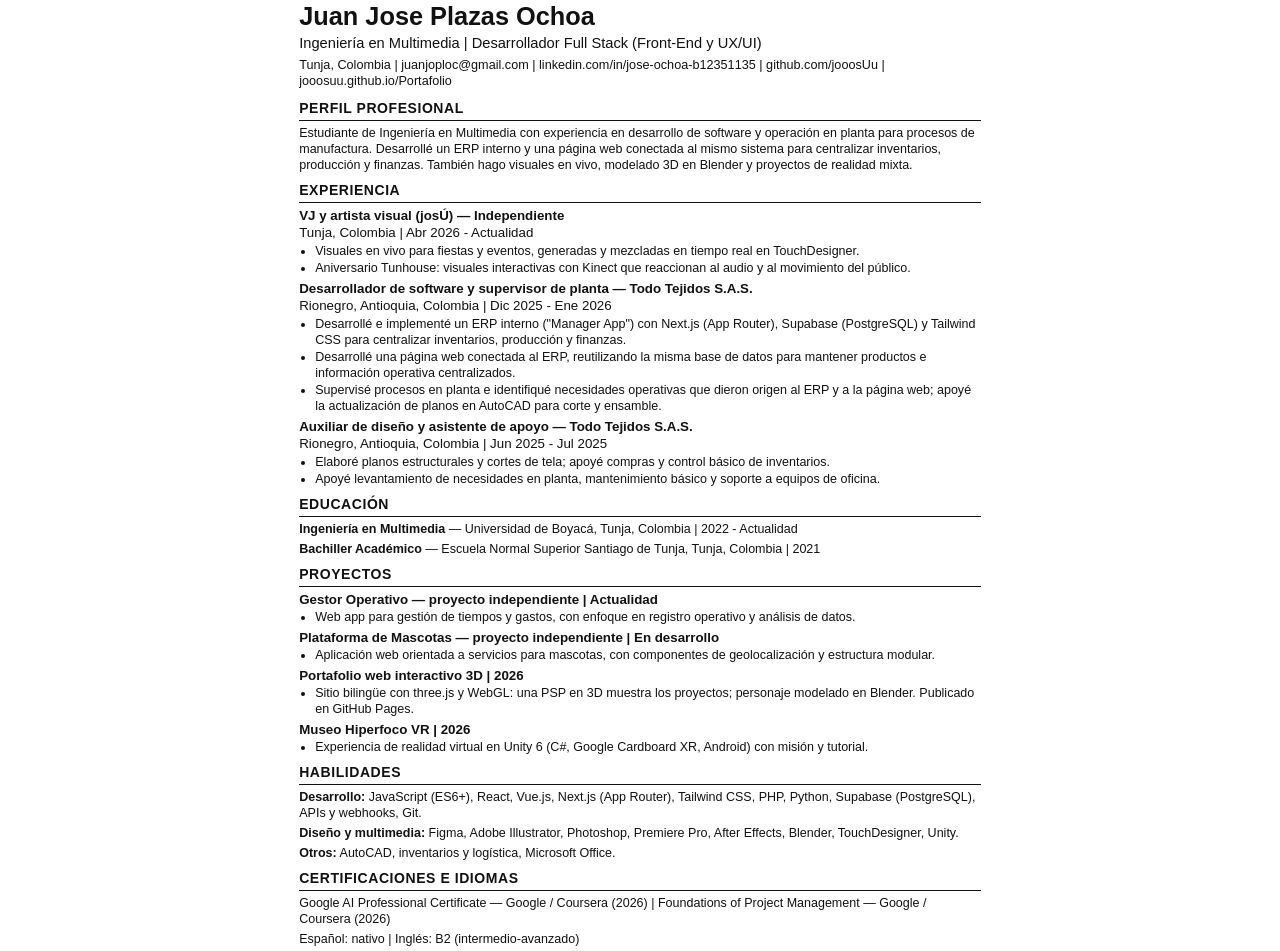
<file: docs/ats/index.html>
<!doctype html>
<html lang="es">
<head>
<meta charset="utf-8" />
<title>Juan Jose Plazas Ochoa — Hoja de vida (ATS)</title>
<meta name="robots" content="noindex" />
<style>
  @page { size: Letter; margin: 0.45in 0.6in; }
  body { font-family: Arial, Helvetica, sans-serif; font-size: 9.4pt; line-height: 1.28; color: #111; margin: 0; }
  .page { max-width: 7.1in; margin: 0 auto; }
  h1 { font-size: 19pt; margin: 0; }
  .role { font-size: 11pt; margin: 2px 0 4px; }
  .contact { font-size: 9.5pt; margin: 0 0 10px; }
  .contact a { color: #111; text-decoration: none; }
  h2 { font-size: 10.5pt; text-transform: uppercase; letter-spacing: .04em; border-bottom: 1px solid #111; padding-bottom: 2px; margin: 9px 0 4px; }
  h3 { font-size: 10pt; margin: 4px 0 0; }
  .meta { font-size: 10pt; margin: 0 0 2px; }
  ul { margin: 1px 0 4px; padding-left: 16px; }
  li { margin: 1px 0; }
  p { margin: 0 0 4px; }
</style>
</head>
<body>
<div class="page">
  <h1>Juan Jose Plazas Ochoa</h1>
  <p class="role">Ingeniería en Multimedia | Desarrollador Full Stack (Front-End y UX/UI)</p>
  <p class="contact">Tunja, Colombia | <a href="mailto:juanjoploc@gmail.com">juanjoploc@gmail.com</a> | <a href="https://www.linkedin.com/in/jose-ochoa-b12351135/">linkedin.com/in/jose-ochoa-b12351135</a> | <a href="https://github.com/jooosUu">github.com/jooosUu</a> | <a href="https://jooosuu.github.io/Portafolio/">jooosuu.github.io/Portafolio</a></p>

  <h2>Perfil profesional</h2>
  <p>Estudiante de Ingeniería en Multimedia con experiencia en desarrollo de software y operación en planta para procesos de manufactura. Desarrollé un ERP interno y una página web conectada al mismo sistema para centralizar inventarios, producción y finanzas. También hago visuales en vivo, modelado 3D en Blender y proyectos de realidad mixta.</p>

  <h2>Experiencia</h2>
  <h3>VJ y artista visual (josÚ) — Independiente</h3>
  <p class="meta">Tunja, Colombia | Abr 2026 - Actualidad</p>
  <ul>
    <li>Visuales en vivo para fiestas y eventos, generadas y mezcladas en tiempo real en TouchDesigner.</li>
    <li>Aniversario Tunhouse: visuales interactivas con Kinect que reaccionan al audio y al movimiento del público.</li>
  </ul>
  <h3>Desarrollador de software y supervisor de planta — Todo Tejidos S.A.S.</h3>
  <p class="meta">Rionegro, Antioquia, Colombia | Dic 2025 - Ene 2026</p>
  <ul>
    <li>Desarrollé e implementé un ERP interno ("Manager App") con Next.js (App Router), Supabase (PostgreSQL) y Tailwind CSS para centralizar inventarios, producción y finanzas.</li>
    <li>Desarrollé una página web conectada al ERP, reutilizando la misma base de datos para mantener productos e información operativa centralizados.</li>
    <li>Supervisé procesos en planta e identifiqué necesidades operativas que dieron origen al ERP y a la página web; apoyé la actualización de planos en AutoCAD para corte y ensamble.</li>
  </ul>
  <h3>Auxiliar de diseño y asistente de apoyo — Todo Tejidos S.A.S.</h3>
  <p class="meta">Rionegro, Antioquia, Colombia | Jun 2025 - Jul 2025</p>
  <ul>
    <li>Elaboré planos estructurales y cortes de tela; apoyé compras y control básico de inventarios.</li>
    <li>Apoyé levantamiento de necesidades en planta, mantenimiento básico y soporte a equipos de oficina.</li>
  </ul>

  <h2>Educación</h2>
  <p><b>Ingeniería en Multimedia</b> — Universidad de Boyacá, Tunja, Colombia | 2022 - Actualidad</p>
  <p><b>Bachiller Académico</b> — Escuela Normal Superior Santiago de Tunja, Tunja, Colombia | 2021</p>

  <h2>Proyectos</h2>
  <h3>Gestor Operativo — proyecto independiente | Actualidad</h3>
  <ul><li>Web app para gestión de tiempos y gastos, con enfoque en registro operativo y análisis de datos.</li></ul>
  <h3>Plataforma de Mascotas — proyecto independiente | En desarrollo</h3>
  <ul><li>Aplicación web orientada a servicios para mascotas, con componentes de geolocalización y estructura modular.</li></ul>
  <h3>Portafolio web interactivo 3D | 2026</h3>
  <ul><li>Sitio bilingüe con three.js y WebGL: una PSP en 3D muestra los proyectos; personaje modelado en Blender. Publicado en GitHub Pages.</li></ul>
  <h3>Museo Hiperfoco VR | 2026</h3>
  <ul><li>Experiencia de realidad virtual en Unity 6 (C#, Google Cardboard XR, Android) con misión y tutorial.</li></ul>

  <h2>Habilidades</h2>
  <p><b>Desarrollo:</b> JavaScript (ES6+), React, Vue.js, Next.js (App Router), Tailwind CSS, PHP, Python, Supabase (PostgreSQL), APIs y webhooks, Git.</p>
  <p><b>Diseño y multimedia:</b> Figma, Adobe Illustrator, Photoshop, Premiere Pro, After Effects, Blender, TouchDesigner, Unity.</p>
  <p><b>Otros:</b> AutoCAD, inventarios y logística, Microsoft Office.</p>

  <h2>Certificaciones e idiomas</h2>
  <p>Google AI Professional Certificate — Google / Coursera (2026) | Foundations of Project Management — Google / Coursera (2026)</p>
  <p>Español: nativo | Inglés: B2 (intermedio-avanzado)</p>
</div>
</body>
</html>
</file>
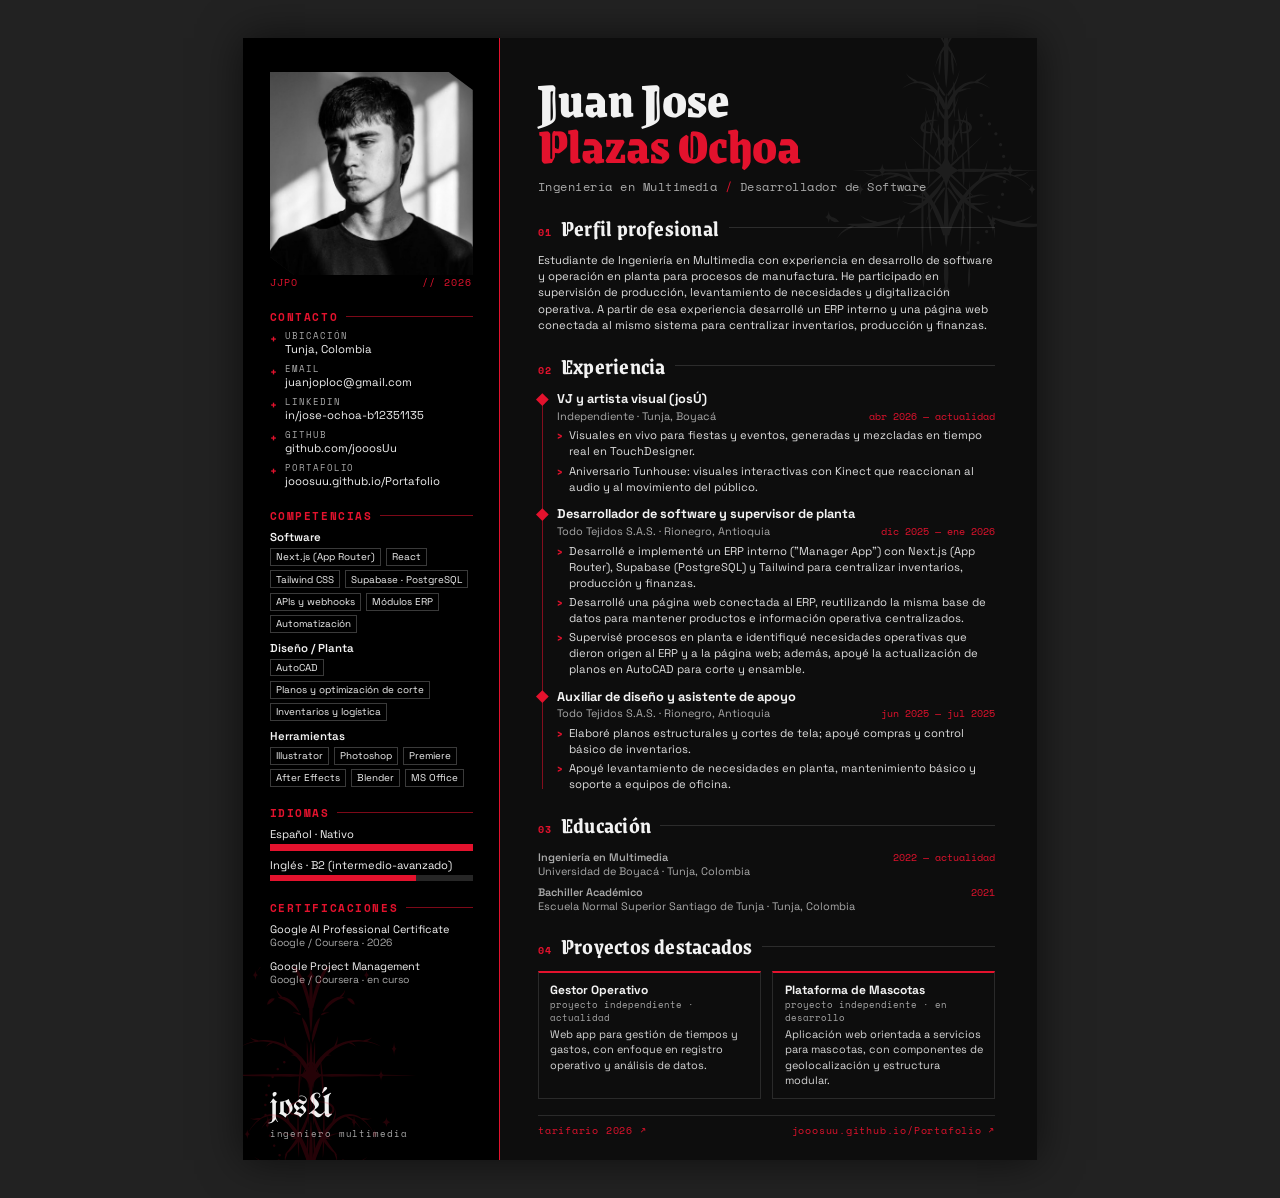
<file: docs/cv/index.html>
<!DOCTYPE html>
<html lang="es">
<head>
<meta charset="utf-8" />
<title>Hoja de vida — Juan Jose Plazas Ochoa</title>
<link rel="preconnect" href="https://fonts.googleapis.com" />
<link rel="preconnect" href="https://fonts.gstatic.com" crossorigin />
<link href="https://fonts.googleapis.com/css2?family=Grenze+Gotisch:wght@700;900&family=Space+Grotesk:wght@400;500;600;700&family=Space+Mono:wght@400;700&family=UnifrakturMaguntia&display=swap" rel="stylesheet" />
<style>
  /* Hoja de vida diagramada — misma identidad del portafolio: negro, blanco y rojo */
  @page { size: A4; margin: 0; }
  :root {
    --red: #e3122d;
    --red-dim: rgba(227, 18, 45, .55);
    --ink: #f2f2f2;
    --dim: #a9a9a9;
    --side: #000;
    --main: #0d0d0d;
    --mono: 'Space Mono', monospace;
    --sans: 'Space Grotesk', sans-serif;
    --cond: 'Grenze Gotisch', serif;
    --goth: 'UnifrakturMaguntia', serif;
  }
  * { box-sizing: border-box; margin: 0; padding: 0; }
  html, body { background: #222; }
  body { font-family: var(--sans); color: var(--ink); -webkit-print-color-adjust: exact; print-color-adjust: exact; }
  a { color: inherit; text-decoration: none; }

  .page {
    width: 210mm; height: 297mm; margin: 0 auto; position: relative; overflow: hidden;
    display: grid; grid-template-columns: 68mm 1fr; background: var(--main);
  }

  /* ---------- barra lateral ---------- */
  .side { background: var(--side); padding: 9mm 7mm 8mm; position: relative; display: flex; flex-direction: column; gap: 4.6mm; border-right: 1.2px solid var(--red); }
  .photo {
    width: 100%; aspect-ratio: 1 / 1; position: relative; background: #141414;
    clip-path: polygon(0 0, 88% 0, 100% 9%, 100% 100%, 12% 100%, 0 91%);
  }
  .photo img { width: 100%; height: 100%; object-fit: cover; object-position: 50% 30%; filter: grayscale(1); display: block; }
  .photo img ~ .ph { display: none; }   /* el texto [ foto ] solo se ve si no hay foto */
  .photo .ph { position: absolute; inset: 0; display: grid; place-items: center; font-family: var(--mono); color: var(--dim); font-size: 10pt; letter-spacing: .1em; }
  .frame-tag { font-family: var(--mono); color: var(--red); font-size: 7.5pt; letter-spacing: .12em; margin-top: -4.5mm; display: flex; justify-content: space-between; }

  .s-h { font-family: var(--mono); font-weight: 700; font-size: 8.4pt; letter-spacing: .14em; color: var(--red); text-transform: uppercase; margin-bottom: 1.6mm; display: flex; align-items: center; gap: 2mm; }
  .s-h::after { content: ''; flex: 1; height: 1px; background: var(--red-dim); }
  .contact { list-style: none; display: grid; gap: 1.7mm; font-size: 8.4pt; }
  .contact li { display: grid; grid-template-columns: 4.2mm 1fr; align-items: start; word-break: break-word; }
  .contact li::before { content: '+'; color: var(--red); font-weight: 700; }
  .contact b { display: block; font-family: var(--mono); font-weight: 400; color: var(--dim); font-size: 6.6pt; letter-spacing: .1em; text-transform: uppercase; line-height: 1.2; }

  .skills { display: grid; gap: 2mm; font-size: 8.2pt; line-height: 1.38; }
  .skills h4 { font-weight: 600; font-size: 8.6pt; margin-bottom: .6mm; }
  .chips { display: flex; flex-wrap: wrap; gap: 1.2mm; }
  .chips span { border: 1px solid #3a3a3a; padding: .3mm 1.4mm; font-size: 7.4pt; }

  .lang { display: grid; gap: 2mm; font-size: 8.4pt; }
  .lang .bar { height: 1.6mm; background: #262626; margin-top: .8mm; }
  .lang .bar i { display: block; height: 100%; background: var(--red); }

  .cert { display: grid; gap: 2.2mm; font-size: 8.2pt; line-height: 1.35; }
  .cert span { color: var(--dim); display: block; font-size: 7.8pt; }

  .side .sig { position: absolute; left: -14mm; bottom: -12mm; width: 64mm; opacity: .16; fill: var(--red); pointer-events: none; }
  .alias { margin-top: auto; font-family: var(--goth); font-size: 26pt; line-height: 1; color: var(--ink); }
  .alias small { display: block; font-family: var(--mono); font-size: 6.8pt; color: var(--dim); letter-spacing: .1em; margin-top: 1mm; }

  /* ---------- columna principal ---------- */
  .main { padding: 10mm 11mm 8mm 10mm; position: relative; display: flex; flex-direction: column; gap: 4.2mm; }
  .main .sig { position: absolute; right: -16mm; top: -10mm; width: 80mm; opacity: .07; fill: var(--ink); pointer-events: none; }
  .name { font-family: var(--cond); font-weight: 900; line-height: .92; font-size: 38pt; }
  .name em { font-style: normal; color: var(--red); }
  .role { margin-top: 2.4mm; font-family: var(--mono); font-size: 9pt; letter-spacing: .04em; color: var(--dim); }
  .role b { color: var(--red); font-weight: 400; }

  .m-h { font-family: var(--cond); font-weight: 700; font-size: 17pt; letter-spacing: .01em; display: flex; align-items: baseline; gap: 2.5mm; margin-bottom: 2mm; }
  .m-h small { font-family: var(--mono); font-size: 7.6pt; color: var(--red); letter-spacing: .08em; }
  .m-h::after { content: ''; flex: 1; height: 1px; background: #2c2c2c; align-self: center; }
  p, li { font-size: 8.5pt; line-height: 1.42; }
  .profile p { color: #dedede; }

  .timeline { position: relative; display: grid; gap: 2.8mm; padding-left: 5mm; }
  .timeline::before { content: ''; position: absolute; left: 1.1mm; top: 1.4mm; bottom: 1mm; width: 1px; background: var(--red-dim); }
  .job { position: relative; }
  .job::before { content: ''; position: absolute; left: -5mm; top: 1.2mm; width: 2.3mm; height: 2.3mm; background: var(--red); transform: rotate(45deg); }
  .job h3 { font-size: 9.6pt; font-weight: 700; }
  .job .meta { display: flex; justify-content: space-between; gap: 3mm; font-size: 8.2pt; color: var(--dim); margin: .4mm 0 1mm; }
  .job .meta i { font-style: normal; font-family: var(--mono); font-size: 7.4pt; color: var(--red); white-space: nowrap; }
  .job ul { list-style: none; display: grid; gap: .8mm; }
  .job li { padding-left: 3.2mm; position: relative; color: #dedede; }
  .job li::before { content: '›'; position: absolute; left: 0; color: var(--red); font-weight: 700; }

  .edu { display: grid; gap: 2mm; }
  .edu div { display: grid; grid-template-columns: 1fr auto; gap: 3mm; font-size: 8.7pt; }
  .edu b { font-weight: 600; }
  .edu span { color: var(--dim); display: block; font-size: 8.2pt; }
  .edu i { font-style: normal; font-family: var(--mono); font-size: 7.4pt; color: var(--red); white-space: nowrap; }

  .projects { display: grid; grid-template-columns: 1fr 1fr; gap: 3mm; }
  .proj { border: 1px solid #2a2a2a; border-top: 2px solid var(--red); padding: 2.4mm 3mm; }
  .proj h3 { font-size: 9pt; font-weight: 700; }
  .proj span { display: block; font-family: var(--mono); color: var(--dim); font-size: 7pt; margin-bottom: .8mm; }
  .proj p { font-size: 8.2pt; color: #d6d6d6; }

  .foot { margin-top: auto; display: flex; justify-content: space-between; font-family: var(--mono); font-size: 7.4pt; color: var(--dim); letter-spacing: .08em; border-top: 1px solid #2a2a2a; padding-top: 2mm; }
  .foot a { color: var(--red); }

  @media screen { .page { margin: 10mm auto; box-shadow: 0 0 40px rgba(0,0,0,.6); } }
</style>
</head>
<body>
<div class="page">

  <!-- ===== barra lateral ===== -->
  <aside class="side">
    <div class="photo">
      <!-- poner la foto en docs/cv/foto.jpg -->
      <img src="foto.jpg" alt="Juan Jose Plazas Ochoa" onerror="this.remove()" />
      <div class="ph">[ foto ]</div>
    </div>
    <div class="frame-tag"><span>JJPO</span><span>// 2026</span></div>

    <section>
      <h2 class="s-h">contacto</h2>
      <ul class="contact">
        <li><span><b>ubicación</b>Tunja, Colombia</span></li>
        <li><span><b>email</b><a href="mailto:juanjoploc@gmail.com">juanjoploc@gmail.com</a></span></li>
        <li><span><b>linkedin</b><a href="https://www.linkedin.com/in/jose-ochoa-b12351135/">in/jose-ochoa-b12351135</a></span></li>
        <li><span><b>github</b><a href="https://github.com/jooosUu">github.com/jooosUu</a></span></li>
        <li><span><b>portafolio</b><a href="https://jooosuu.github.io/Portafolio/">jooosuu.github.io/Portafolio</a></span></li>
      </ul>
    </section>

    <section>
      <h2 class="s-h">competencias</h2>
      <div class="skills">
        <div><h4>Software</h4><div class="chips"><span>Next.js (App Router)</span><span>React</span><span>Tailwind CSS</span><span>Supabase · PostgreSQL</span><span>APIs y webhooks</span><span>Módulos ERP</span><span>Automatización</span></div></div>
        <div><h4>Diseño / Planta</h4><div class="chips"><span>AutoCAD</span><span>Planos y optimización de corte</span><span>Inventarios y logística</span></div></div>
        <div><h4>Herramientas</h4><div class="chips"><span>Illustrator</span><span>Photoshop</span><span>Premiere</span><span>After Effects</span><span>Blender</span><span>MS Office</span></div></div>
      </div>
    </section>

    <section>
      <h2 class="s-h">idiomas</h2>
      <div class="lang">
        <div>Español · Nativo<div class="bar"><i style="width:100%"></i></div></div>
        <div>Inglés · B2 (intermedio-avanzado)<div class="bar"><i style="width:72%"></i></div></div>
      </div>
    </section>

    <section>
      <h2 class="s-h">certificaciones</h2>
      <div class="cert">
        <div>Google AI Professional Certificate<span>Google / Coursera · 2026</span></div>
        <div>Google Project Management<span>Google / Coursera · en curso</span></div>
      </div>
    </section>

    <div class="alias">josÚ<small>ingeniero multimedia</small></div>
    <div class="sig" data-sigil="23"></div>
  </aside>

  <!-- ===== columna principal ===== -->
  <main class="main">
    <div class="sig" data-sigil="88"></div>
    <header>
      <h1 class="name">Juan Jose<br/><em>Plazas Ochoa</em></h1>
      <p class="role">Ingeniería en Multimedia <b>/</b> Desarrollador de Software</p>
    </header>

    <section class="profile">
      <h2 class="m-h"><small>01</small>Perfil profesional</h2>
      <p>Estudiante de Ingeniería en Multimedia con experiencia en desarrollo de software y operación en planta para procesos de manufactura. He participado en supervisión de producción, levantamiento de necesidades y digitalización operativa. A partir de esa experiencia desarrollé un ERP interno y una página web conectada al mismo sistema para centralizar inventarios, producción y finanzas.</p>
    </section>

    <section>
      <h2 class="m-h"><small>02</small>Experiencia</h2>
      <div class="timeline">
        <article class="job">
          <h3>VJ y artista visual (josÚ)</h3>
          <div class="meta"><span>Independiente · Tunja, Boyacá</span><i>abr 2026 — actualidad</i></div>
          <ul>
            <li>Visuales en vivo para fiestas y eventos, generadas y mezcladas en tiempo real en TouchDesigner.</li>
            <li>Aniversario Tunhouse: visuales interactivas con Kinect que reaccionan al audio y al movimiento del público.</li>
          </ul>
        </article>
        <article class="job">
          <h3>Desarrollador de software y supervisor de planta</h3>
          <div class="meta"><span>Todo Tejidos S.A.S. · Rionegro, Antioquia</span><i>dic 2025 — ene 2026</i></div>
          <ul>
            <li>Desarrollé e implementé un ERP interno ("Manager App") con Next.js (App Router), Supabase (PostgreSQL) y Tailwind para centralizar inventarios, producción y finanzas.</li>
            <li>Desarrollé una página web conectada al ERP, reutilizando la misma base de datos para mantener productos e información operativa centralizados.</li>
            <li>Supervisé procesos en planta e identifiqué necesidades operativas que dieron origen al ERP y a la página web; además, apoyé la actualización de planos en AutoCAD para corte y ensamble.</li>
          </ul>
        </article>
        <article class="job">
          <h3>Auxiliar de diseño y asistente de apoyo</h3>
          <div class="meta"><span>Todo Tejidos S.A.S. · Rionegro, Antioquia</span><i>jun 2025 — jul 2025</i></div>
          <ul>
            <li>Elaboré planos estructurales y cortes de tela; apoyé compras y control básico de inventarios.</li>
            <li>Apoyé levantamiento de necesidades en planta, mantenimiento básico y soporte a equipos de oficina.</li>
          </ul>
        </article>
      </div>
    </section>

    <section>
      <h2 class="m-h"><small>03</small>Educación</h2>
      <div class="edu">
        <div><span><b>Ingeniería en Multimedia</b><span>Universidad de Boyacá · Tunja, Colombia</span></span><i>2022 — actualidad</i></div>
        <div><span><b>Bachiller Académico</b><span>Escuela Normal Superior Santiago de Tunja · Tunja, Colombia</span></span><i>2021</i></div>
      </div>
    </section>

    <section>
      <h2 class="m-h"><small>04</small>Proyectos destacados</h2>
      <div class="projects">
        <div class="proj"><h3>Gestor Operativo</h3><span>proyecto independiente · actualidad</span><p>Web app para gestión de tiempos y gastos, con enfoque en registro operativo y análisis de datos.</p></div>
        <div class="proj"><h3>Plataforma de Mascotas</h3><span>proyecto independiente · en desarrollo</span><p>Aplicación web orientada a servicios para mascotas, con componentes de geolocalización y estructura modular.</p></div>
      </div>
    </section>

    <footer class="foot"><a href="https://jooosuu.github.io/Portafolio/docs/tarifario-2026.pdf">tarifario 2026 ↗</a><a href="https://jooosuu.github.io/Portafolio/">jooosuu.github.io/Portafolio ↗</a></footer>
  </main>
</div>

<script type="module">
  import { sigilSVG } from '../../js/sigil.js';
  document.querySelectorAll('[data-sigil]').forEach((el) => { el.innerHTML = sigilSVG(+el.dataset.sigil, 0.012); });
</script>
</body>
</html>
</file>
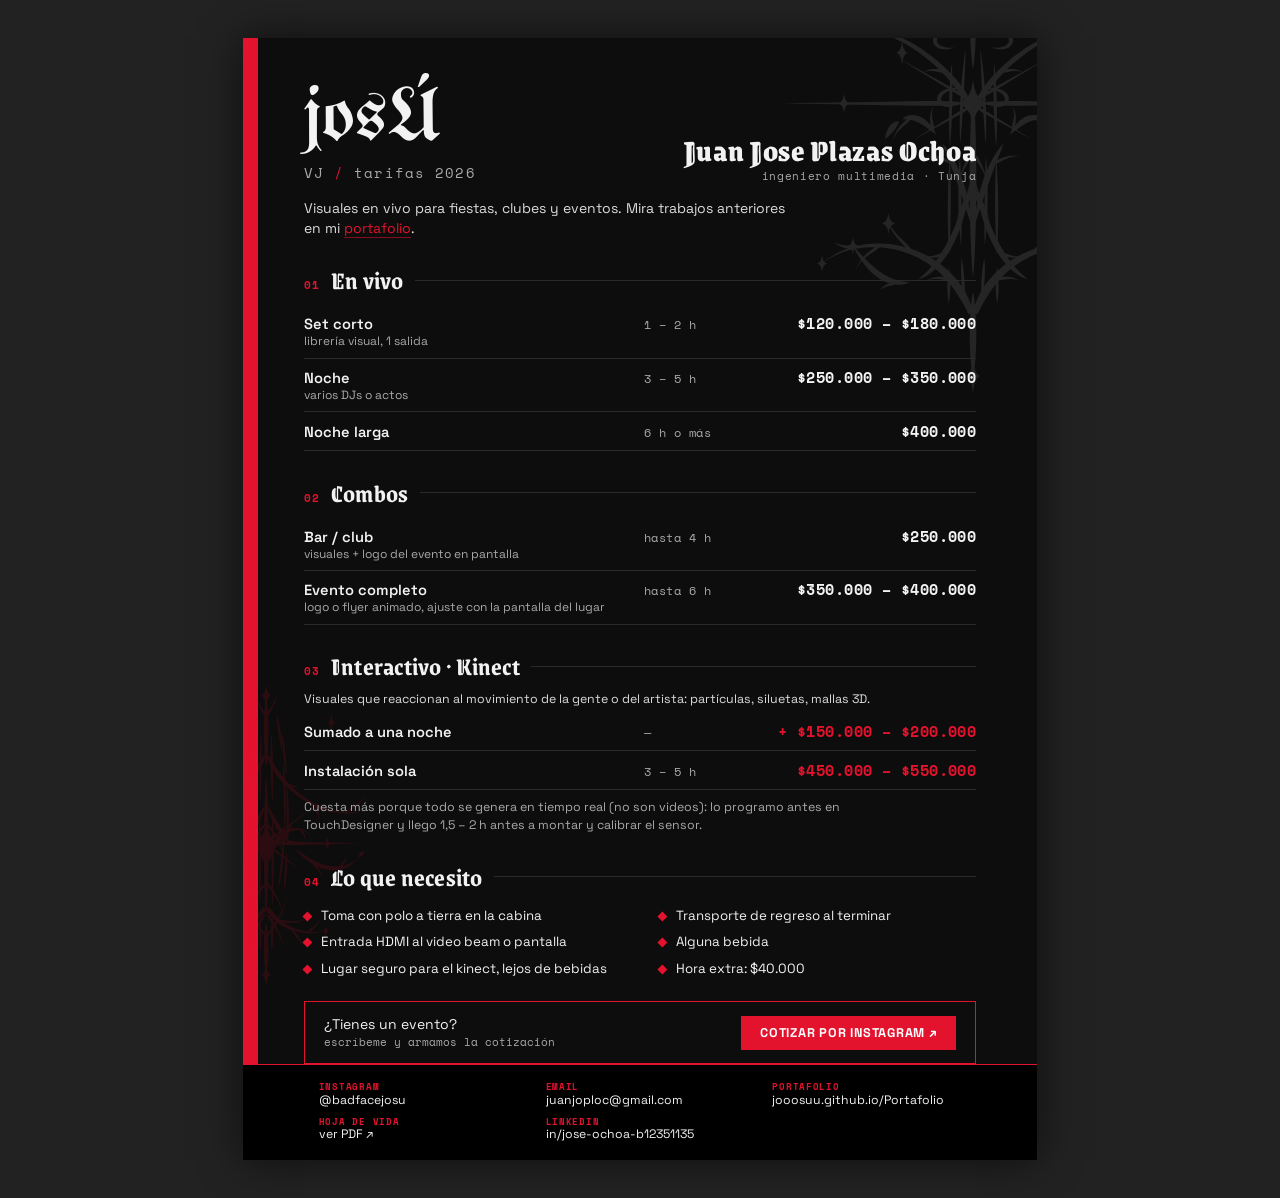
<file: docs/tarifario/index.html>
<!DOCTYPE html>
<html lang="es">
<head>
<meta charset="utf-8" />
<title>Tarifario VJ 2026 — josÚ</title>
<link rel="preconnect" href="https://fonts.googleapis.com" />
<link rel="preconnect" href="https://fonts.gstatic.com" crossorigin />
<link href="https://fonts.googleapis.com/css2?family=Grenze+Gotisch:wght@700;900&family=Space+Grotesk:wght@400;500;600;700&family=Space+Mono:wght@400;700&family=UnifrakturMaguntia&display=swap" rel="stylesheet" />
<style>
  /* Tarifario 2026 — mismo set visual que la hoja de vida: negro, blanco y rojo */
  @page { size: A4; margin: 0; }
  :root {
    --red: #e3122d; --red-dim: rgba(227, 18, 45, .55);
    --ink: #f2f2f2; --dim: #a9a9a9; --line: #2a2a2a;
    --mono: 'Space Mono', monospace; --sans: 'Space Grotesk', sans-serif; --cond: 'Grenze Gotisch', serif; --goth: 'UnifrakturMaguntia', serif;
  }
  * { box-sizing: border-box; margin: 0; padding: 0; }
  html, body { background: #222; }
  body { font-family: var(--sans); color: var(--ink); -webkit-print-color-adjust: exact; print-color-adjust: exact; }
  a { color: inherit; text-decoration: none; }
  .page { width: 210mm; height: 297mm; margin: 0 auto; position: relative; overflow: hidden; background: #0d0d0d; padding: 13mm 16mm 0; display: flex; flex-direction: column; }
  .page::before { content: ''; position: absolute; inset: 0 auto 0 0; width: 4mm; background: var(--red); }
  .sig { position: absolute; pointer-events: none; }
  .sig svg { width: 100%; height: 100%; }
  .sa { width: 118mm; height: 118mm; right: -42mm; top: -24mm; opacity: .1; fill: var(--ink); }
  .sb { width: 80mm; height: 80mm; left: -34mm; bottom: 46mm; opacity: .14; fill: var(--red); }
  .c { position: relative; z-index: 1; }

  header { display: flex; align-items: flex-end; justify-content: space-between; gap: 8mm; }
  h1 { font-family: var(--goth); font-weight: 400; font-size: 58pt; line-height: .85; }
  .tag { font-family: var(--mono); font-size: 10.5pt; letter-spacing: .08em; color: var(--dim); margin-top: 2.5mm; }
  .tag b { color: var(--red); font-weight: 400; }
  .who { text-align: right; font-family: var(--mono); font-size: 8.4pt; color: var(--dim); letter-spacing: .06em; line-height: 1.25; }
  .who strong { display: block; font-family: var(--cond); font-weight: 900; font-size: 23pt; color: var(--ink); line-height: 1; margin-bottom: 1mm; }
  .intro { margin-top: 4mm; max-width: 130mm; font-size: 10.5pt; line-height: 1.45; color: #dcdcdc; }
  .intro a { color: var(--red); border-bottom: 1px solid var(--red-dim); }

  h2 { font-family: var(--cond); font-weight: 700; font-size: 19pt; letter-spacing: .01em; margin: 6mm 0 1.5mm; display: flex; align-items: baseline; gap: 3mm; }
  h2 small { font-family: var(--mono); font-size: 8.4pt; color: var(--red); letter-spacing: .08em; }
  h2::after { content: ''; flex: 1; height: 1px; background: var(--line); align-self: center; }
  .row { display: grid; grid-template-columns: 1fr 28mm 56mm; gap: 4mm; padding: 2.2mm 0; border-bottom: 1px solid var(--line); align-items: baseline; }
  .n { font-weight: 600; font-size: 11pt; }
  .n small { display: block; font-weight: 400; font-size: 9pt; color: var(--dim); }
  .d { font-family: var(--mono); font-size: 9pt; color: var(--dim); letter-spacing: .04em; }
  .p { font-family: var(--mono); font-weight: 700; font-size: 11pt; text-align: right; white-space: nowrap; letter-spacing: .03em; }
  .p.hl { color: var(--red); }
  .note { margin-top: 2.5mm; font-size: 9.3pt; line-height: 1.45; color: var(--dim); max-width: 160mm; }
  .note a { color: var(--red); }

  ul { list-style: none; columns: 2; column-gap: 10mm; font-size: 10pt; }
  li { padding: 1.3mm 0 1.3mm 4.5mm; position: relative; break-inside: avoid; }
  li::before { content: ''; position: absolute; left: 0; top: 2.9mm; width: 1.8mm; height: 1.8mm; background: var(--red); transform: rotate(45deg); }

  .cta { margin-top: 5mm; display: flex; align-items: center; justify-content: space-between; gap: 6mm; border: 1px solid var(--red); padding: 3.5mm 5mm; }
  .cta p { font-size: 10.5pt; }
  .cta p span { display: block; font-family: var(--mono); font-size: 8.4pt; color: var(--dim); }
  .btn { background: var(--red); color: #fff; font-family: var(--sans); font-weight: 700; text-transform: uppercase; letter-spacing: .06em; font-size: 9.5pt; padding: 2.4mm 5mm; white-space: nowrap; }

  .foot { margin-top: auto; margin-left: -16mm; margin-right: -16mm; background: #000; border-top: 1.2px solid var(--red); padding: 4.5mm 16mm 5mm 20mm; display: grid; grid-template-columns: repeat(3, 1fr); gap: 2.4mm 6mm; position: relative; z-index: 1; }
  .foot a { font-size: 9.2pt; display: block; }
  .foot a b { display: block; font-family: var(--mono); font-weight: 700; color: var(--red); font-size: 7pt; text-transform: uppercase; letter-spacing: .08em; line-height: 1; }
  @media screen { .page { margin: 10mm auto; box-shadow: 0 0 40px rgba(0,0,0,.6); } }
</style>
</head>
<body>
<div class="page">
  <div class="sig sa" data-sigil="7"></div>
  <div class="sig sb" data-sigil="41"></div>

  <div class="c">
    <header>
      <div>
        <h1>josÚ</h1>
        <p class="tag">VJ <b>/</b> tarifas 2026</p>
      </div>
      <p class="who"><strong>Juan Jose Plazas Ochoa</strong>ingeniero multimedia · Tunja</p>
    </header>
    <p class="intro">Visuales en vivo para fiestas, clubes y eventos. Mira trabajos anteriores en mi <a href="https://jooosuu.github.io/Portafolio/">portafolio</a>.</p>

    <h2><small>01</small>En vivo</h2>
    <div class="row"><div class="n">Set corto<small>librería visual, 1 salida</small></div><div class="d">1 – 2 h</div><div class="p">$120.000 – $180.000</div></div>
    <div class="row"><div class="n">Noche<small>varios DJs o actos</small></div><div class="d">3 – 5 h</div><div class="p">$250.000 – $350.000</div></div>
    <div class="row"><div class="n">Noche larga</div><div class="d">6 h o más</div><div class="p">$400.000</div></div>

    <h2><small>02</small>Combos</h2>
    <div class="row"><div class="n">Bar / club<small>visuales + logo del evento en pantalla</small></div><div class="d">hasta 4 h</div><div class="p">$250.000</div></div>
    <div class="row"><div class="n">Evento completo<small>logo o flyer animado, ajuste con la pantalla del lugar</small></div><div class="d">hasta 6 h</div><div class="p">$350.000 – $400.000</div></div>

    <h2><small>03</small>Interactivo · Kinect</h2>
    <p class="note" style="margin:0 0 1mm;color:#dcdcdc">Visuales que reaccionan al movimiento de la gente o del artista: partículas, siluetas, mallas 3D.</p>
    <div class="row"><div class="n">Sumado a una noche</div><div class="d">—</div><div class="p hl">+ $150.000 – $200.000</div></div>
    <div class="row"><div class="n">Instalación sola</div><div class="d">3 – 5 h</div><div class="p hl">$450.000 – $550.000</div></div>
    <p class="note">Cuesta más porque todo se genera en tiempo real (no son videos): lo programo antes en TouchDesigner y llego 1,5 – 2 h antes a montar y calibrar el sensor.</p>

    <h2><small>04</small>Lo que necesito</h2>
    <ul>
      <li>Toma con polo a tierra en la cabina</li>
      <li>Entrada HDMI al video beam o pantalla</li>
      <li>Lugar seguro para el kinect, lejos de bebidas</li>
      <li>Transporte de regreso al terminar</li>
      <li>Alguna bebida</li>
      <li>Hora extra: $40.000</li>
    </ul>

    <div class="cta">
      <p>¿Tienes un evento?<span>escríbeme y armamos la cotización</span></p>
      <a class="btn" href="https://ig.me/m/badfacejosu">Cotizar por Instagram ↗</a>
    </div>
  </div>

  <footer class="foot">
    <a href="https://www.instagram.com/badfacejosu/"><b>instagram</b>@badfacejosu</a>
    <a href="mailto:juanjoploc@gmail.com"><b>email</b>juanjoploc@gmail.com</a>
    <a href="https://jooosuu.github.io/Portafolio/"><b>portafolio</b>jooosuu.github.io/Portafolio</a>
    <a href="https://jooosuu.github.io/Portafolio/docs/hoja-de-vida-diagramada.pdf"><b>hoja de vida</b>ver PDF ↗</a>
    <a href="https://www.linkedin.com/in/jose-ochoa-b12351135/"><b>linkedin</b>in/jose-ochoa-b12351135</a>
  </footer>
</div>
<script type="module">
  import { sigilSVG } from '../../js/sigil.js';
  document.querySelectorAll('[data-sigil]').forEach((el) => { el.innerHTML = sigilSVG(+el.dataset.sigil, 0.012); });
</script>
</body>
</html>
</file>
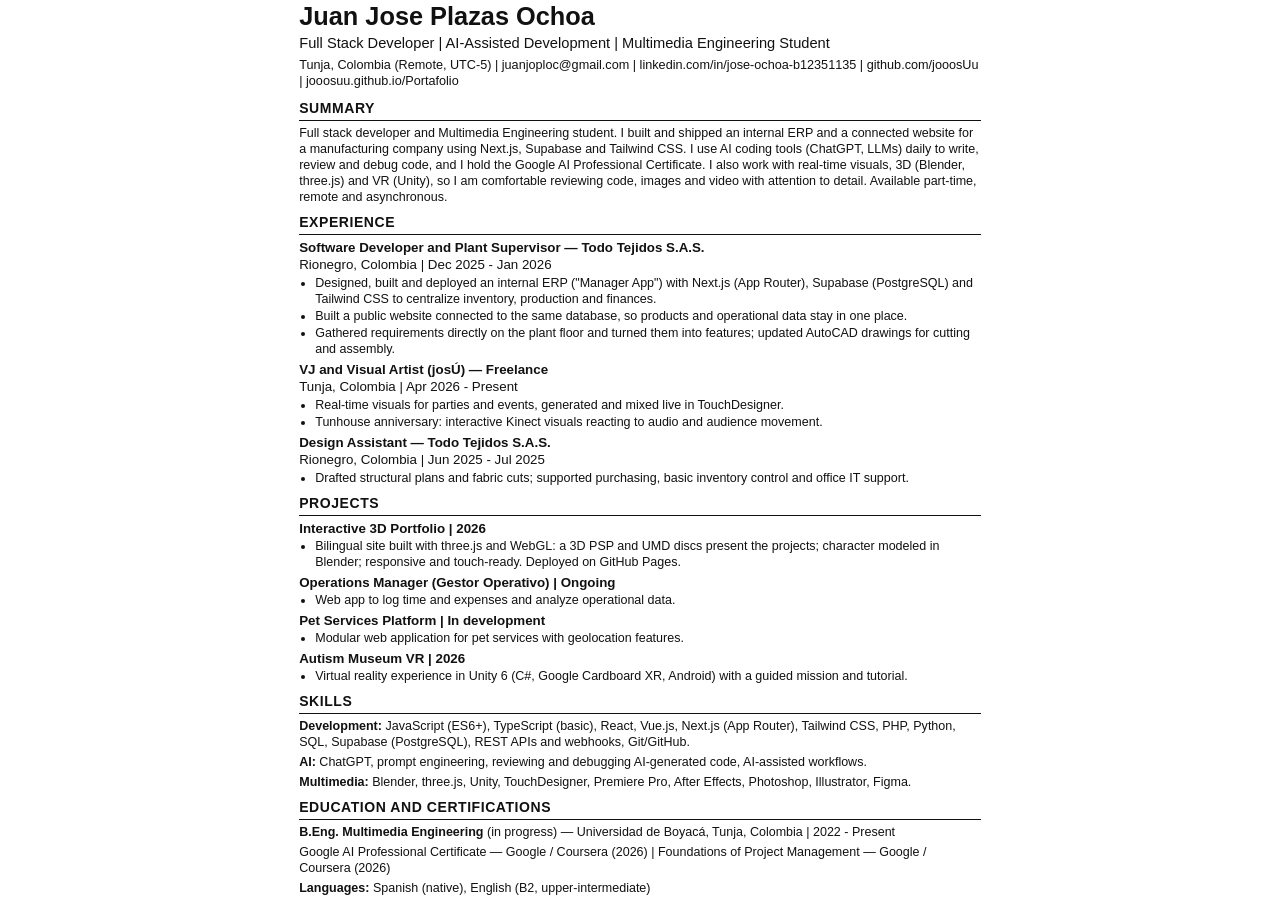
<file: docs/ats/en.html>
<!doctype html>
<html lang="en">
<head>
<meta charset="utf-8" />
<title>Juan Jose Plazas Ochoa — Resume</title>
<meta name="robots" content="noindex" />
<style>
  @page { size: Letter; margin: 0.45in 0.6in; }
  body { font-family: Arial, Helvetica, sans-serif; font-size: 9.4pt; line-height: 1.28; color: #111; margin: 0; }
  .page { max-width: 7.1in; margin: 0 auto; }
  h1 { font-size: 19pt; margin: 0; }
  .role { font-size: 11pt; margin: 2px 0 4px; }
  .contact { font-size: 9.5pt; margin: 0 0 10px; }
  .contact a { color: #111; text-decoration: none; }
  h2 { font-size: 10.5pt; text-transform: uppercase; letter-spacing: .04em; border-bottom: 1px solid #111; padding-bottom: 2px; margin: 9px 0 4px; }
  h3 { font-size: 10pt; margin: 4px 0 0; }
  .meta { font-size: 10pt; margin: 0 0 2px; }
  ul { margin: 1px 0 4px; padding-left: 16px; }
  li { margin: 1px 0; }
  p { margin: 0 0 4px; }
</style>
</head>
<body>
<div class="page">
  <h1>Juan Jose Plazas Ochoa</h1>
  <p class="role">Full Stack Developer | AI-Assisted Development | Multimedia Engineering Student</p>
  <p class="contact">Tunja, Colombia (Remote, UTC-5) | <a href="mailto:juanjoploc@gmail.com">juanjoploc@gmail.com</a> | <a href="https://www.linkedin.com/in/jose-ochoa-b12351135/">linkedin.com/in/jose-ochoa-b12351135</a> | <a href="https://github.com/jooosUu">github.com/jooosUu</a> | <a href="https://jooosuu.github.io/Portafolio/">jooosuu.github.io/Portafolio</a></p>

  <h2>Summary</h2>
  <p>Full stack developer and Multimedia Engineering student. I built and shipped an internal ERP and a connected website for a manufacturing company using Next.js, Supabase and Tailwind CSS. I use AI coding tools (ChatGPT, LLMs) daily to write, review and debug code, and I hold the Google AI Professional Certificate. I also work with real-time visuals, 3D (Blender, three.js) and VR (Unity), so I am comfortable reviewing code, images and video with attention to detail. Available part-time, remote and asynchronous.</p>

  <h2>Experience</h2>
  <h3>Software Developer and Plant Supervisor — Todo Tejidos S.A.S.</h3>
  <p class="meta">Rionegro, Colombia | Dec 2025 - Jan 2026</p>
  <ul>
    <li>Designed, built and deployed an internal ERP ("Manager App") with Next.js (App Router), Supabase (PostgreSQL) and Tailwind CSS to centralize inventory, production and finances.</li>
    <li>Built a public website connected to the same database, so products and operational data stay in one place.</li>
    <li>Gathered requirements directly on the plant floor and turned them into features; updated AutoCAD drawings for cutting and assembly.</li>
  </ul>
  <h3>VJ and Visual Artist (josÚ) — Freelance</h3>
  <p class="meta">Tunja, Colombia | Apr 2026 - Present</p>
  <ul>
    <li>Real-time visuals for parties and events, generated and mixed live in TouchDesigner.</li>
    <li>Tunhouse anniversary: interactive Kinect visuals reacting to audio and audience movement.</li>
  </ul>
  <h3>Design Assistant — Todo Tejidos S.A.S.</h3>
  <p class="meta">Rionegro, Colombia | Jun 2025 - Jul 2025</p>
  <ul>
    <li>Drafted structural plans and fabric cuts; supported purchasing, basic inventory control and office IT support.</li>
  </ul>

  <h2>Projects</h2>
  <h3>Interactive 3D Portfolio | 2026</h3>
  <ul><li>Bilingual site built with three.js and WebGL: a 3D PSP and UMD discs present the projects; character modeled in Blender; responsive and touch-ready. Deployed on GitHub Pages.</li></ul>
  <h3>Operations Manager (Gestor Operativo) | Ongoing</h3>
  <ul><li>Web app to log time and expenses and analyze operational data.</li></ul>
  <h3>Pet Services Platform | In development</h3>
  <ul><li>Modular web application for pet services with geolocation features.</li></ul>
  <h3>Autism Museum VR | 2026</h3>
  <ul><li>Virtual reality experience in Unity 6 (C#, Google Cardboard XR, Android) with a guided mission and tutorial.</li></ul>

  <h2>Skills</h2>
  <p><b>Development:</b> JavaScript (ES6+), TypeScript (basic), React, Vue.js, Next.js (App Router), Tailwind CSS, PHP, Python, SQL, Supabase (PostgreSQL), REST APIs and webhooks, Git/GitHub.</p>
  <p><b>AI:</b> ChatGPT, prompt engineering, reviewing and debugging AI-generated code, AI-assisted workflows.</p>
  <p><b>Multimedia:</b> Blender, three.js, Unity, TouchDesigner, Premiere Pro, After Effects, Photoshop, Illustrator, Figma.</p>

  <h2>Education and Certifications</h2>
  <p><b>B.Eng. Multimedia Engineering</b> (in progress) — Universidad de Boyacá, Tunja, Colombia | 2022 - Present</p>
  <p>Google AI Professional Certificate — Google / Coursera (2026) | Foundations of Project Management — Google / Coursera (2026)</p>
  <p><b>Languages:</b> Spanish (native), English (B2, upper-intermediate)</p>
</div>
</body>
</html>
</file>
